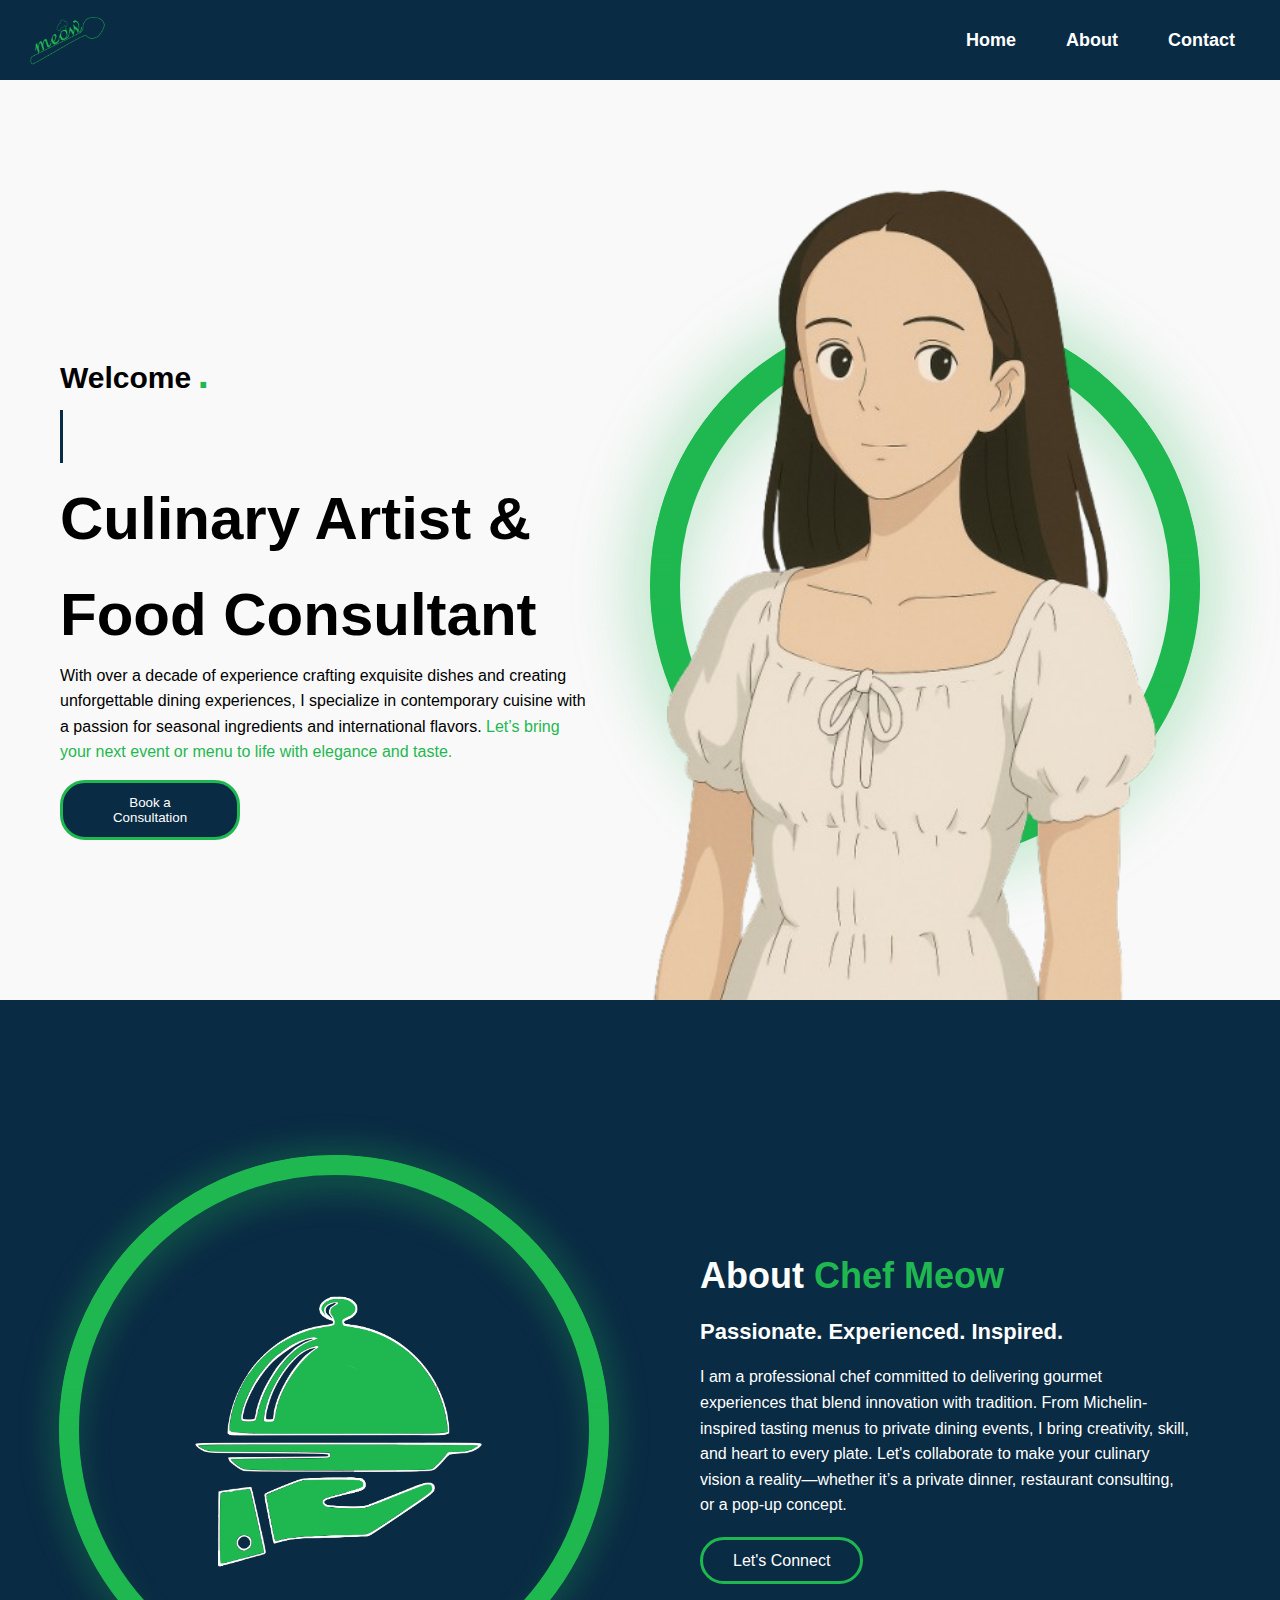
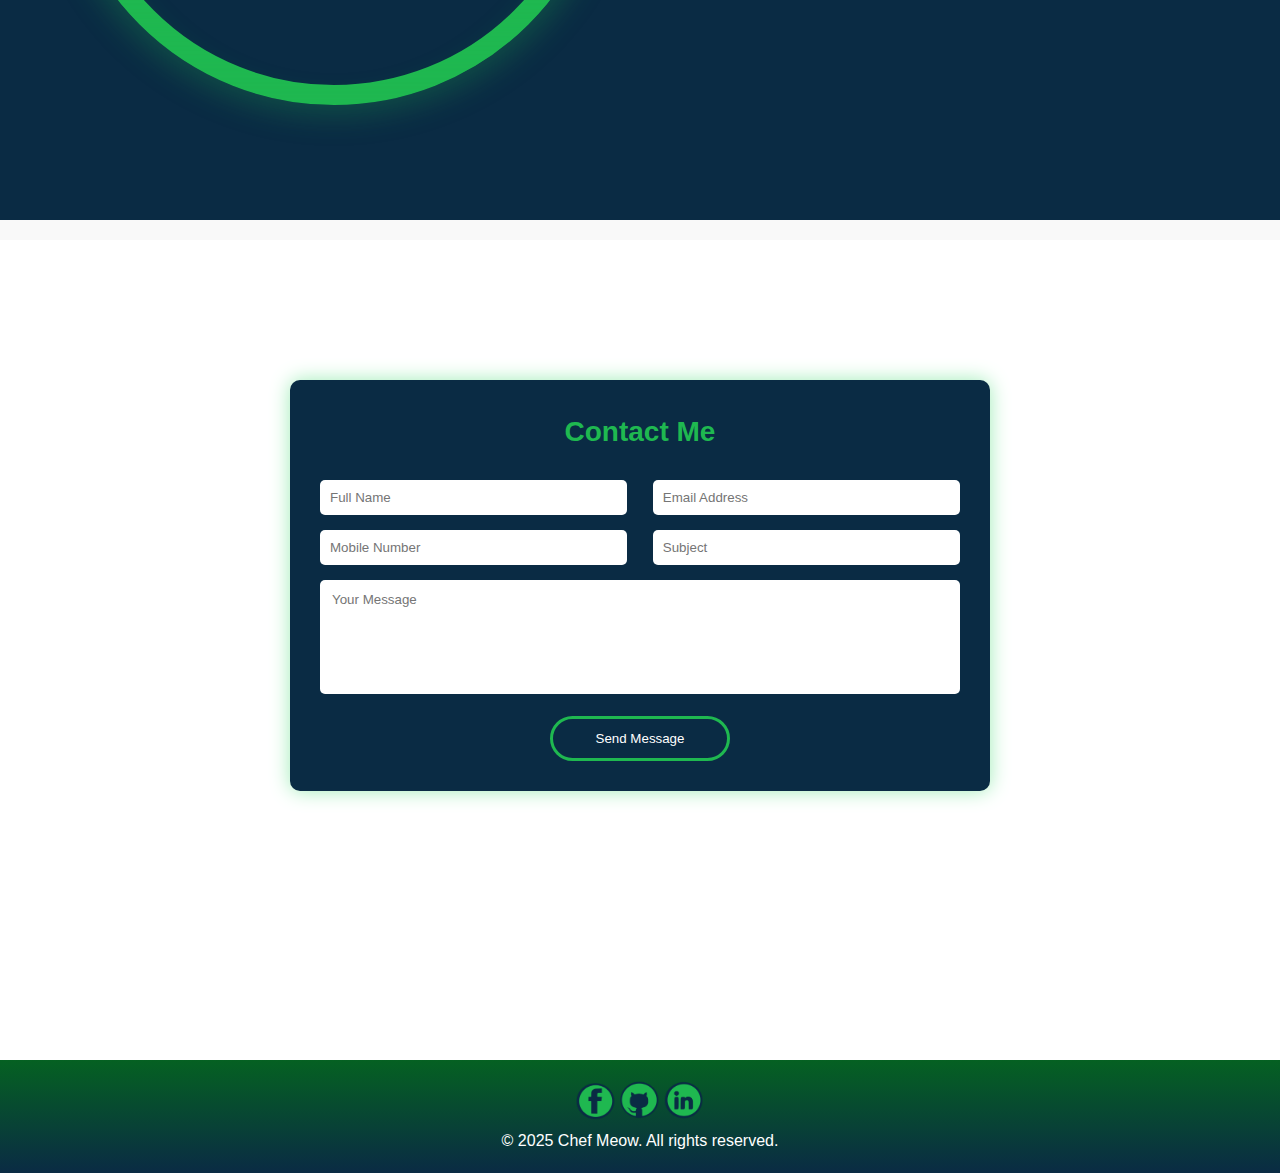
<file: Index.html>
<!DOCTYPE html>
<html lang="en">
  <head>
    <meta charset="UTF-8" />
    <meta name="viewport" content="width=device-width, initial-scale=1.0" />
    <title>Chef Portfolio</title>
    <script src="form-success.js"></script>
    <link rel="stylesheet" href="style.css" />
  </head>
  <body>
    <!-- Navigation Bar -->
    <header>
      <div class="navbar">
        <img class="plogo" src="./assets/images/meowo.png" alt="Chef Logo" />
        <nav>
          <ul>
            <li><a href="#home">Home</a></li>
            <li><a href="#about">About</a></li>
            <li><a href="#contact">Contact</a></li>
          </ul>
        </nav>
      </div>
    </header>

    <!-- Main Content -->
    <section id="home">
      <div class="hero">
        <!-- Introduction Section -->
        <div class="intro">
          <h1 class="hello">Welcome<span class="dot">.</span></h1>
          <span class="typing-demo"
            >I'm Chef <span class="name">Meow</span></span
          >
          <h1 class="job">Culinary Artist & Food Consultant</h1>
          <p class="welcome">
            With over a decade of experience crafting exquisite dishes and
            creating unforgettable dining experiences, I specialize in
            contemporary cuisine with a passion for seasonal ingredients and
            international flavors.
            <span class="br1"
              >Let’s bring your next event or menu to life with elegance and
              taste.</span
            >
          </p>
          <button class="hire" type="button">Book a Consultation</button>
        </div>

        <!-- Profile Picture -->
        <div class="bottom-right-container">
          <div class="circle-wrapper">
            <div class="circle-border"></div>
            <div class="circle-fade-border"></div>
          </div>
          <img
            class="profilepic"
            src="./assets/images/profile.png"
            alt="Chef Profile Picture"
          />
        </div>
      </div>
    </section>

    <!-- About Section -->
    <section id="about" class="about-section">
      <div class="about-content">
        <div class="about-image-container">
          <div class="circle-wrapper-about">
            <div class="circle-border-about"></div>
            <div class="circle-fade-border-about"></div>
          </div>

          <img
            class="about-image"
            src="assets/images/set1.png"
            alt="Chef at work"
          />
        </div>
        <div class="about-text">
          <h2>About <span class="highlight">Chef Meow</span></h2>
          <h3>Passionate. Experienced. Inspired.</h3>
          <p>
            I am a professional chef committed to delivering gourmet experiences
            that blend innovation with tradition. From Michelin-inspired tasting
            menus to private dining events, I bring creativity, skill, and heart
            to every plate. Let's collaborate to make your culinary vision a
            reality—whether it’s a private dinner, restaurant consulting, or a
            pop-up concept.
          </p>
          <a href="#contact" class="btn">Let's Connect</a>
        </div>
      </div>
    </section>

    <!-- Contact Section -->
    <section id="contact">
      <div class="contact-container">
        <h2>Contact Me</h2>
        <form method="post" action="contact_submit.php">
          <div class="input-box">
            <input
              type="text"
              name="fullname"
              placeholder="Full Name"
              required
            />
            <input
              type="email"
              name="email"
              placeholder="Email Address"
              required
            />
          </div>
          <div class="input-box">
            <input type="tel" name="phone" placeholder="Mobile Number" />
            <input type="text" name="subject" placeholder="Subject" />
          </div>
          <textarea
            name="message"
            placeholder="Your Message"
            rows="6"
            required
          ></textarea>
          <button type="submit" class="btn-foot">Send Message</button>
        </form>
      </div>
    </section>
    <!-- Footer -->
    <footer>
      <a href="https://facebook.com" target="_blank"
        ><img class="icon" src="assets/images/f.png" alt="Facebook"
      /></a>
      <a href="https://github.com" target="_blank"
        ><img class="icon" src="assets/images/g.png" alt="GitHub"
      /></a>
      <a href="https://linkedin.com" target="_blank"
        ><img class="icon" src="assets/images/linkedin.png" alt="LinkedIn"
      /></a>
      <p>&copy; 2025 Chef Meow. All rights reserved.</p>
    </footer>
  </body>
</html>
</file>
<file: style.css>
*,
*::before,
*::after {
    box-sizing: border-box;
    font-family: sans-serif;
    margin: 0;
    padding: 0;
}
#home{
  display: flex;
  min-height: 100vh;
  padding-top:100px;
  align-items: center;
}
body {
    background-color: #f9f9f9;
    line-height: 1.6;
    
}

/* Navigation Bar */
.navbar {
    position: fixed;
    top: 0;
    left: 0;
    width: 100%;
    height: 80px;
    background-color: #0a2b44;
    display: flex;
    align-items: center;
    justify-content: space-between;
    padding: 0 30px;
    z-index: 1000;
}

.navbar .plogo {
    height: 50px;
    width: auto;
}

.navbar nav ul {
    display: flex;
    list-style: none;
    gap: 20px;
}

.navbar nav li a {
    text-decoration: none;
    color: white;
    font-weight: bold;
    font-size: 18px;
    padding: 10px 15px;
    transition: color 0.3s ease-in-out;
}

.navbar nav li a:hover {
    color: #1fb850;
}

/* Hero Section */
.hero {
   display: flex;
   flex-wrap: wrap;
   align-items: flex-end;
   justify-content: space-between;
   max-width: 1200px;
  flex:1;

  padding: 100px 20px;
   position: relative;
   gap: 40px;
   bottom: 0px;
  }

/* Intro Section */

.intro {
  flex: 1 1 400px;
  text-align: left;
  padding: 20px;
  z-index: 2;
  max-width: 600px;
  }
html{
  scroll-behavior: smooth;
  scroll-padding-top: 80px;
}
/* Typing Animation */
.typing-demo {
    font-size: 2rem;
    color: #0a2b44;
    font-weight: bold;
    font-family: monospace;
    border-right: 3px solid;
    white-space: nowrap;
    display: inline-block;
    overflow: hidden;
    width: 0;
    animation: typing 2s steps(11, end) forwards, blink 0.5s step-end infinite alternate;
}
.name{
  color:#1fb850;
}
.hire {
  padding: 12px 30px;
  background-color: #0a2b44;
  color: white;
  border: solid #1fb850;
  border-radius: 25px;
  cursor: pointer;
  width: 180px; /* Set a wider fixed width */
  text-align: center;
  transition: 0.3s;

  margin-top: 15px;
}
.hire:hover{
  background-color: #1fb850;
}
.hello{
  font-size: 30px;
}

.dot{
  color: #1fb850;
  font-family: 'Courier New', Courier, monospace;
  font-size: 40px;
}
.job{
  font-size: 60px;
  font-weight: bold;
}
.br1{
  color: #1fb850;
}
@keyframes typing {
    from { width: 0 }
    to { width: 11ch; }
}

@keyframes blink {
    50% { border-color: transparent }
}


.bottom-right-container {
   flex: 1 1 300px;
   display: flex;
   justify-content: center;
   align-items: center;
   position: relative;
   z-index: 1;
   height: auto;
   padding-top: 90px;
   margin-bottom: 0px;
   align-self: flex-end;
  }
  

  .circle-wrapper {
     position: relative;
     width: 550px;
     height: 550px;
     display: flex;
     justify-content: center;
     align-items: center;
    }

.circle-border,
.circle-fade-border {
  position: absolute;
  width: 100%;
  height: 100%;
  border-radius: 50%;
 
}

.circle-border {
  border: 30px solid #1fb850;
  background: transparent;
  box-shadow: 0 0 60px 20px rgba(31, 184, 80, 0.25), inset 0 30px 60px rgba(31, 184, 80, 0.25);
  z-index: 1;
}

.circle-fade-border {
  border: 25px solid #1fb850;
  mask-image: linear-gradient(to bottom, black 40%, transparent 100%);
  -webkit-mask-image: linear-gradient(to bottom, black 40%, transparent 100%);
  z-index: 2;
}

.profilepic {
  position: absolute;
  height: 830px;
  object-fit: contain;
  z-index: 3;
  }
/* Section Styling */
section {
    padding:  20px;
    text-align: center;
    min-height: calc(100vh - 80px);
    box-sizing: border-box;
    margin-top: 20px;
}

/* About & Contact Sections */


#about {
  background-color: #0a2b44;
  color: white;
  padding: 60px 20px;
  text-align: center;
}
#contact {
  background-color: white;
  color:#1fb850 ;
  padding: 60px 20px;
  text-align: center;
}

.contact-container{
  background-color: #0a2b44;
  max-width: 700px;
  margin:80px auto;
  padding:30px;
  border-radius: 10px;
  box-shadow: 0 0 20px #9fecb7 ;
}
.contact-container h2{
  text-align: center;
  margin-bottom: 25px;
  font-size: 28px;
}
form .input-box{
  display:flex;
  justify-content: space-between;
  margin-bottom: 15px;
}
.input-box input{
  width:48%;
  padding: 10px;
  background:  white;
  border:none;
  border-radius: 5px;
  color:#1fb850;
}
textarea{
  width:100%;
  padding: 12px;
  background: white;
  border: none;
  border-radius: 5px;
  color:#1fb850;
  resize: none;
}
.btn{
 padding: 12px 30px;
  background-color: #0a2b44;
  color: white;
  border: solid #1fb850;
  border-radius: 25px;
  cursor: pointer;
  width: 180px; /* Set a wider fixed width */
  text-align: center;
  transition: 0.3s;
text-decoration: none;
  margin-top: 15px;

}
.git{
  color:#1fb850;
  text-decoration: none;
}
.btn:hover{
  background-color: #1fb850;
}
/* Footer */
footer {
    text-align: center;
    padding: 20px;
    background: linear-gradient(#056122, #0a2b44);
    color: white;
   
}
.icon{
  display: inline-block;
  width:40px;
  height:40px;
}

.circle-wrapper-about {
  position: relative;
  width: 550px;
  height: 550px;
  display: flex;
  justify-content: center;
  align-items: center;
  
}

.circle-border-about,
.circle-fade-border-about {
  position: absolute;
  width: 100%;
  height: 100%;
  border-radius: 50%;
}

.circle-border-about {
  border: 20px solid #1fb850;
  background: transparent;
  box-shadow: 0 0 30px 10px rgba(31, 184, 80, 0.25), inset 0 20px 30px rgba(31, 184, 80, 0.25);
  z-index: 1;
}

.circle-fade-border-about {
  border: 18px solid #1fb850;
  mask-image: linear-gradient(to bottom, black 40%, transparent 100%);
  -webkit-mask-image: linear-gradient(to bottom, black 40%, transparent 100%);
  z-index: 2;
}
.about-image-container {
  flex: 1 1 400px;
  display: flex;
  justify-content: center;
   align-items: center;
  position: relative;
  z-index: 1;
 height: auto;
  padding-top: 40px;
}
.about-section {
  background-color: #0a2b44;
  color: white;
  padding: 60px 20px;
  display: flex;
  justify-content: center;
}

.about-content {
  display: flex;
  flex-wrap: wrap;
  align-items: center;
  justify-content: space-between;
  max-width: 1200px;
  margin: auto;
 padding: 40px 8px;
  position: relative;
  gap: 40px;
}
.about-image {
  position: absolute;
  z-index: 3;
  width: 300px;
  height: auto;
  border-radius: 20px;
}

.about-text {
  flex: 1 1 400px;
  max-width: 600px;
  text-align: left;
  padding: 40px;
  z-index: 2;
  
}

.about-text h2 {
  font-size: 36px;
  margin-bottom: 10px;
}

.about-text h3 {
  color: white;
  font-size: 22px;
  margin-bottom: 15px;
}

.about-text p {
  font-size: 16px;
  line-height: 1.6;
  margin-bottom: 30px;
}

.btn-foot{
  padding: 12px 30px;
  background-color: #0a2b44;
  color: white;
  border: solid #1fb850;
  border-radius: 25px;
  cursor: pointer;
  width: 180px; /* Set a wider fixed width */
  text-align: center;
  transition: 0.3s;
  margin-top: 15px;
}
.btn-foot:hover{
  background-color: #1fb850;
}
.highlight {
  color: #1fb850;
}

@media (max-width: 768px) {
  /* Navbar adjustments */
  .navbar {
    flex-direction: column;
    height: auto;
    padding: 20px;
  }

  .navbar .plogo {
    margin-bottom: 15px;
  }

  nav {
    width: 100%;
  }

  .navbar nav ul {
    flex-direction: column;
    align-items: center;
    gap: 10px;
  }

  .navbar nav li a {
    width: 100%;
    text-align: center;
    padding: 10px;
  }
}
  /* Hero Section */
  
@media (max-width: 768px) {
  .hero {
    flex-direction: column;
    
     }

  .intro {
    
    text-align: center;
    order: 1; /* make sure intro stays on top */
    justify-content: center;
    align-items: center;
    margin-top: 80px;
  }
  

  .bottom-right-container {
   
    order: 2; /* move below intro */
    display: flex;
    justify-content: center;
    align-items: center;
    margin-top: 100px;
    width: 100%;
  }
  .circle-wrapper {
   
    width: 350px;
    height: 350px;
     }
  .profilepic {
    height: 630px;
    
    }

  /* About Section */
  .about-content {
    flex-direction: column;
   
  }

  .about-text {
    text-align: center;
    order: 2; /* make sure intro stays on top */
    justify-content: center;
    align-items: center;
    margin-top: 80px;
  }

  .about-image-container {
    order: 1;
    display: flex;
    margin-top: 20px;
    width: 100%;
    justify-content: center;
    align-items: center;
  }

  .circle-wrapper-about {
  
    width: 300px;
    height: 300px;
    
  }
.about-image{
    width: 150px;
  }

  /* Contact form adjustments */
  form .input-box {
    flex-direction: column;
  }

  .input-box input {
    width: 100%;
    margin-bottom: 10px;
  }
}
@media (max-width: 500px) {
  .hero {
    flex-direction: column;
    padding: 10px 10px;
    text-align: center;
  }

  .intro {
    padding: 10px;
    text-align: center;
  }

  .job {
    font-size: 38px;
  }

  .typing-demo {
    font-size: 1.3rem;
  }

  .bottom-right-container {
    padding-top: 30px;

  }

  .circle-wrapper {
    width: 300px;
    height: 300px;
  }

  .circle-border {
    border-width: 15px;
  }

  .circle-fade-border {
    border-width: 13px;
  }

  .profilepic {
    height: 400px;
  }

  .about-content {
    flex-direction: column;
    padding: 100px 10px;
    text-align: center;
  }

  .about-text {
 padding: 10px;
    text-align: center;
  }

  .about-text h2 {
    font-size: 28px;
  }

  .about-text h3 {
    font-size: 18px;
  }

  .about-text p {
    font-size: 14px;
  }
  form .btn-foot{
    width: 50%;
    margin-bottom: 10px;
  }
}
</file>
